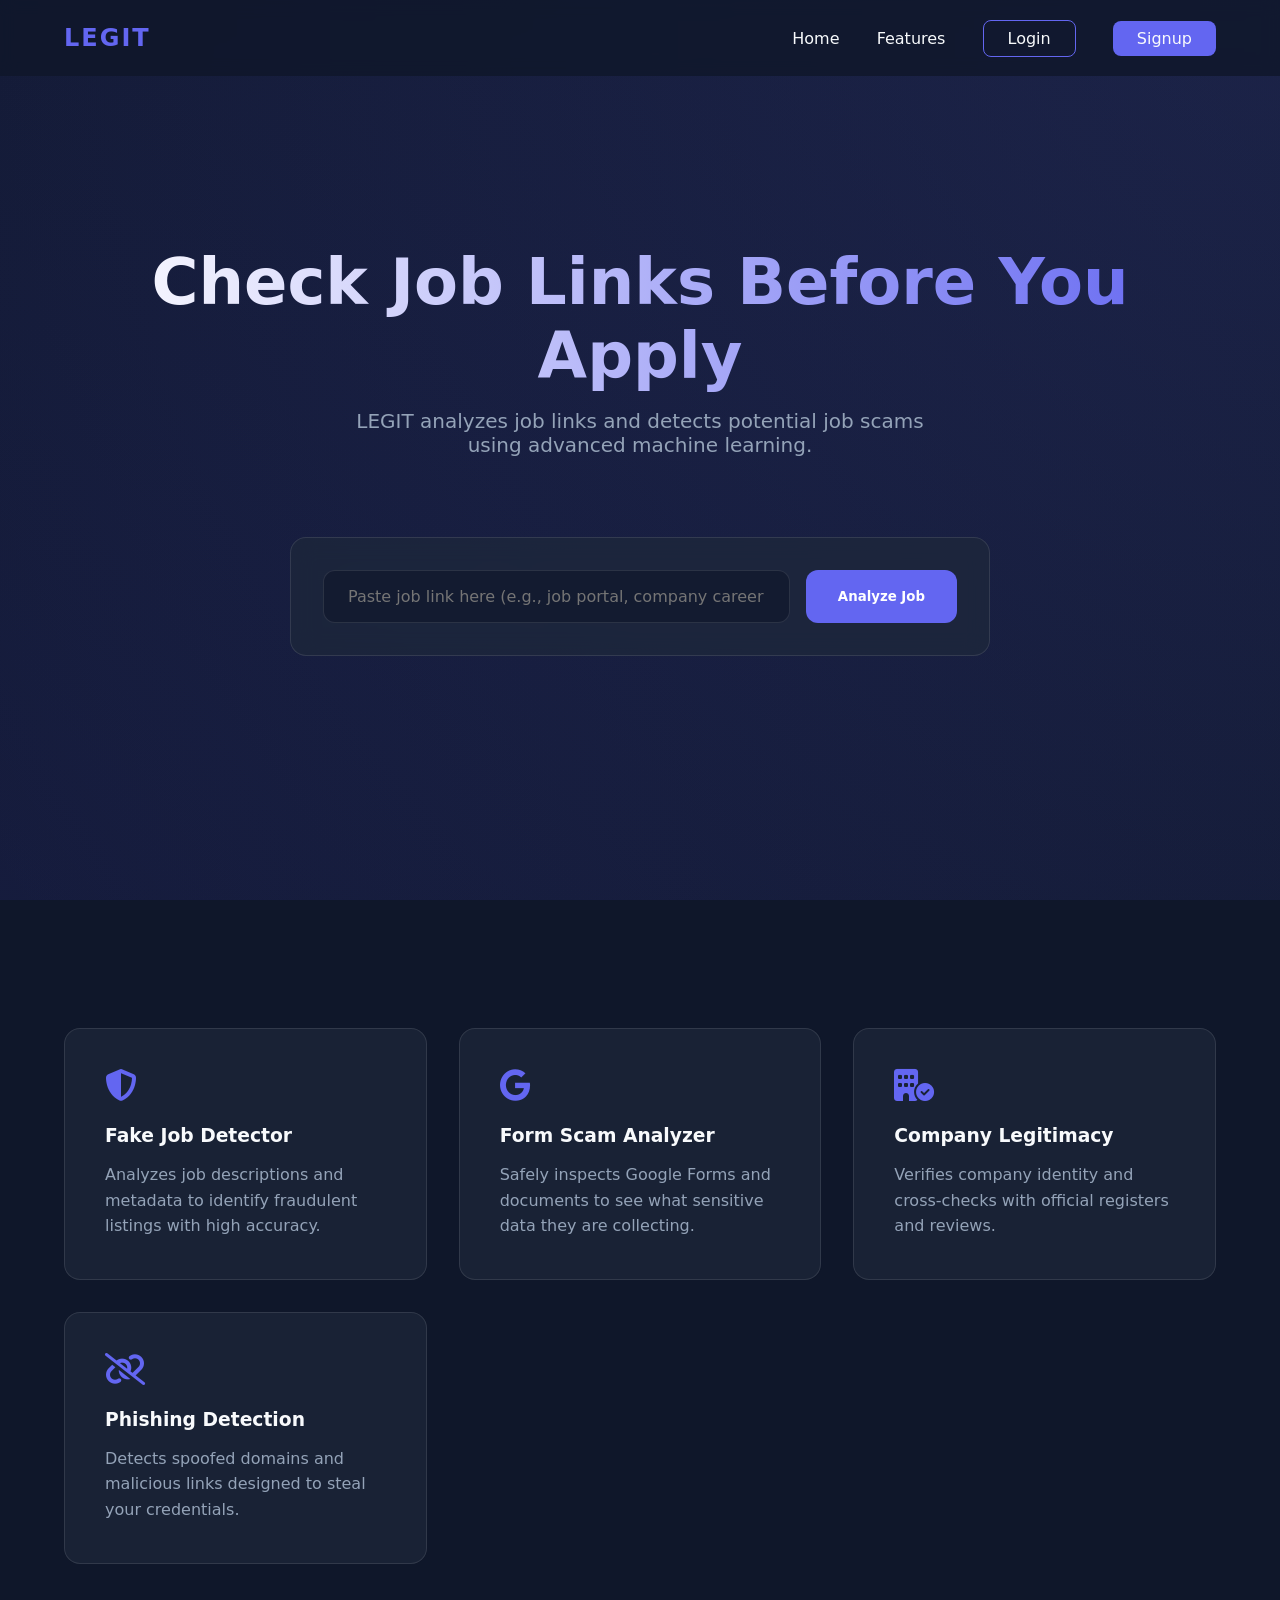
<file: frontend/index.html>
<!DOCTYPE html>
<html lang="en">
<head>
    <meta charset="UTF-8">
    <meta name="viewport" content="width=device-width, initial-scale=1.0">
    <title>LEGIT | Job Safety Platform</title>
    <link rel="stylesheet" href="css/style.css">
    <link rel="stylesheet" href="https://cdnjs.cloudflare.com/ajax/libs/font-awesome/6.4.0/css/all.min.css">
		<link rel="icon" type="image/svg+xml" href="favicon.svg">
</head>
<body>
    <nav>
        <div class="logo">LEGIT</div>
        <div class="nav-links">
            <a href="index.html">Home</a>
            <a href="#features">Features</a>
            <a href="login.html" class="btn-login">Login</a>
            <a href="signup.html" class="btn-signup">Signup</a>
        </div>
    </nav>

    <header class="hero">
        <h1>Check Job Links Before You Apply</h1>
        <p>LEGIT analyzes job links and detects potential job scams using advanced machine learning.</p>
        
        <div class="detector-container glass">
            <div class="input-group">
                <input type="text" id="jobUrl" placeholder="Paste job link here (e.g., job portal, company career page)">
                <button class="btn-analyze" onclick="analyzeJob()">Analyze Job</button>
            </div>
        </div>
    </header>

    <section id="features" class="features">
        <div class="feature-card glass">
            <i class="fas fa-shield-alt"></i>
            <h3>Fake Job Detector</h3>
            <p>Analyzes job descriptions and metadata to identify fraudulent listings with high accuracy.</p>
        </div>
        <div class="feature-card glass">
            <i class="fab fa-google"></i>
            <h3>Form Scam Analyzer</h3>
            <p>Safely inspects Google Forms and documents to see what sensitive data they are collecting.</p>
        </div>
        <div class="feature-card glass">
            <i class="fas fa-building-circle-check"></i>
            <h3>Company Legitimacy</h3>
            <p>Verifies company identity and cross-checks with official registers and reviews.</p>
        </div>
        <div class="feature-card glass">
            <i class="fas fa-link-slash"></i>
            <h3>Phishing Detection</h3>
            <p>Detects spoofed domains and malicious links designed to steal your credentials.</p>
        </div>
    </section>

    <!-- Result Modal -->
    <div id="resultModal" class="modal">
        <div class="modal-content glass">
            <span class="close-modal" onclick="closeModal()">&times;</span>
            <div id="modalLoading" style="text-align: center; display: none;">
                <i class="fas fa-circle-notch fa-spin fa-2x"></i>
                <p style="margin-top: 1rem;">Analyzing job link...</p>
            </div>
            <div id="modalResult" style="display: none;">
                <div class="result-status" id="statusText">Fake Job</div>
                <div class="result-confidence" id="confidenceText">Confidence: 91%</div>
                
                <div class="result-section">
                    <h4>Application Type</h4>
                    <p id="appType">Website</p>
                </div>

                <div class="result-section">
                    <h4>Risk Factors</h4>
                    <div id="riskFactors"></div>
                </div>

                <div class="result-section">
                    <h4>Data Being Collected</h4>
                    <div id="dataCollected"></div>
                </div>

                <div class="result-section">
                    <h4>Explanation</h4>
                    <p id="explanation" style="font-size: 0.9rem; color: var(--text-muted); line-height: 1.5;"></p>
                </div>
            </div>
        </div>
    </div>

    <script src="js/script.js"></script>
</body>
</html>
</file>
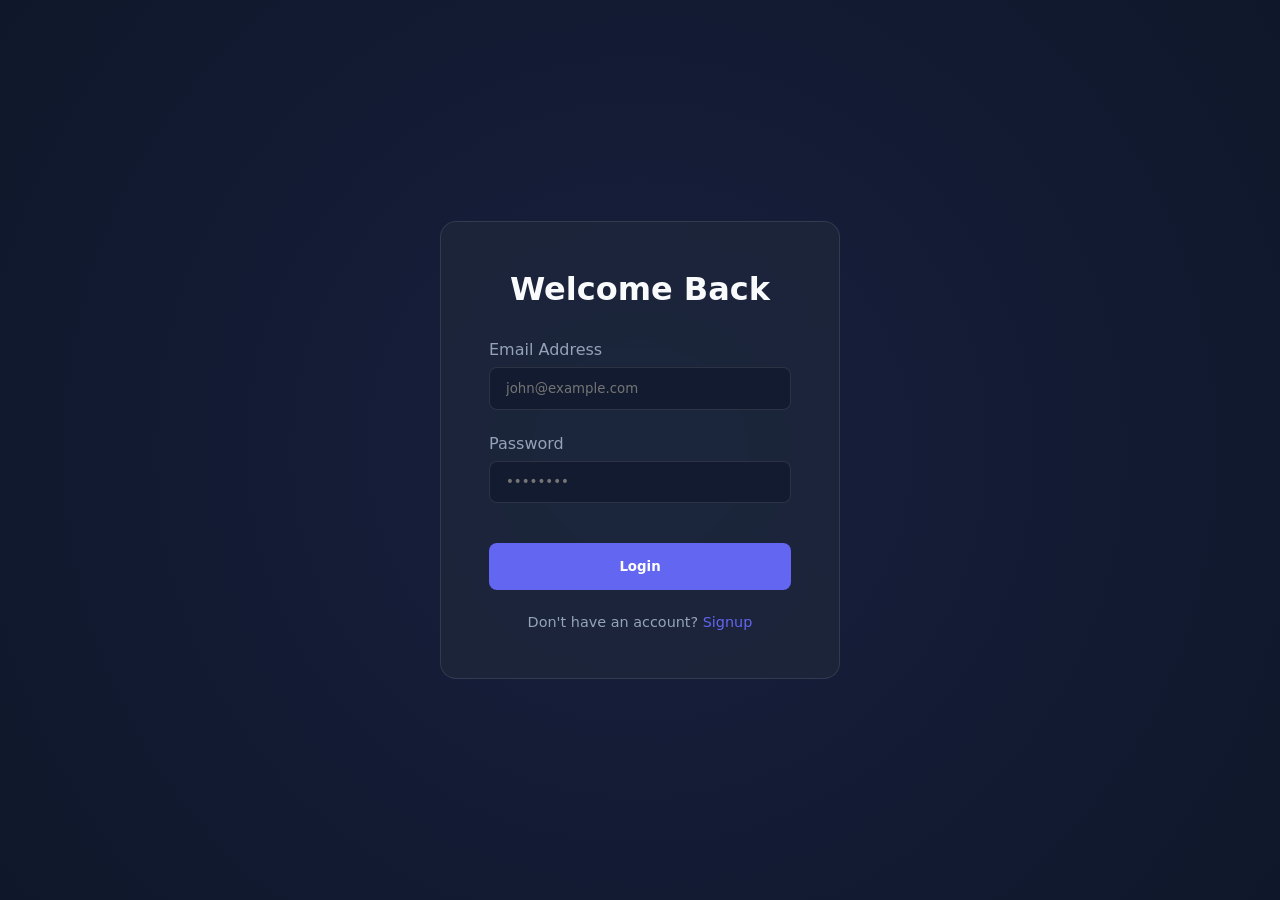
<file: frontend/dashboard.html>
<!DOCTYPE html>
<html lang="en">
<head>
    <meta charset="UTF-8">
    <meta name="viewport" content="width=device-width, initial-scale=1.0">
    <title>Dashboard | LEGIT</title>
    <link rel="stylesheet" href="css/style.css">
    <link rel="stylesheet" href="https://cdnjs.cloudflare.com/ajax/libs/font-awesome/6.4.0/css/all.min.css">
		<link rel="icon" type="image/svg+xml" href="favicon.svg">
    <style>
        body { display: flex; height: 100vh; overflow: hidden; }
        
        .sidebar {
            width: 280px;
            height: 100%;
            padding: 2rem;
            display: flex;
            flex-direction: column;
            border-right: 1px solid var(--border);
        }

        .sidebar .logo { margin-bottom: 3rem; }

        .sidebar-menu { flex: 1; }
        .menu-item {
            display: flex;
            align-items: center;
            padding: 1rem;
            color: var(--text-muted);
            text-decoration: none;
            border-radius: 12px;
            margin-bottom: 0.5rem;
            transition: all 0.3s;
        }

        .menu-item i { margin-right: 1rem; width: 20px; text-align: center; }
        .menu-item.active { background: var(--primary); color: white; }
        .menu-item:hover:not(.active) { background: rgba(255, 255, 255, 0.05); color: var(--text-main); }

        .coming-soon-badge {
            font-size: 0.65rem;
            background: rgba(99, 102, 241, 0.15);
            color: var(--primary);
            padding: 2px 6px;
            border-radius: 4px;
            margin-left: auto;
        }

        .main-content {
            flex: 1;
            padding: 3rem 5%;
            overflow-y: auto;
            background: radial-gradient(circle at top right, rgba(99, 102, 241, 0.05), transparent);
        }

        .dashboard-header {
            display: flex;
            justify-content: space-between;
            align-items: center;
            margin-bottom: 3rem;
        }

        .dashboard-card {
            padding: 2rem;
            margin-bottom: 2rem;
        }

        .history-table {
            width: 100%;
            border-collapse: collapse;
            margin-top: 1.5rem;
        }

        .history-table th {
            text-align: left;
            color: var(--text-muted);
            font-weight: 500;
            padding: 1rem;
            border-bottom: 1px solid var(--border);
        }

        .history-table td {
            padding: 1.2rem 1rem;
            border-bottom: 1px solid var(--border);
        }

        .badge-fake { color: var(--danger); font-weight: 600; }
        .badge-real { color: var(--success); font-weight: 600; }
    </style>
</head>
<body>
    <div class="sidebar glass">
        <div class="logo">LEGIT</div>
        <div class="sidebar-menu">
            <a href="dashboard.html" class="menu-item active"><i class="fas fa-home"></i> Dashboard</a>
            <a href="detector.html" class="menu-item"><i class="fas fa-search"></i> Fake Job Analyzer</a>
            <a href="#" class="menu-item" id="resumeMenuItem" onclick="switchSection('resume')"><i class="fas fa-file-invoice"></i> Resume Analyzer</a>
            <a href="#" class="menu-item"><i class="fas fa-comments"></i> Interview Q&amp;A</a>
            <a href="dashboard.html" class="menu-item"><i class="fas fa-history"></i> Scan History</a>
        </div>
        <div class="sidebar-footer">
            <a href="#" onclick="logout()" class="menu-item"><i class="fas fa-sign-out-alt"></i> Logout</a>
        </div>
    </div>

    <div class="main-content">
        <div class="dashboard-header">
            <div>
                <h1 id="welcomeUser">Welcome, User</h1>
                <p style="color:var(--text-muted)">Your job safety overview</p>
            </div>
        </div>

        <div id="detector-section">
            <div class="dashboard-card glass">
                <h3>Recent Scan History</h3>
                <table class="history-table">
                    <thead>
                        <tr>
                            <th>Job URL</th>
                            <th>Status</th>
                            <th>Confidence</th>
                            <th>Date</th>
                        </tr>
                    </thead>
                    <tbody id="historyBody">
                        <!-- History rows will be injected here -->
                    </tbody>
                </table>
            </div>
        </div>

        <div id="resume-section" style="display: none;">
            <div class="dashboard-card glass">
                <h3>Resume Insight Analyzer</h3>
                <p style="color:var(--text-muted); margin-bottom: 1.5rem;">Upload your resume (PDF/TXT) to get AI-powered feedback, scoring, and skill analysis.</p>
                
                <div style="border: 2px dashed var(--border); padding: 3rem; border-radius: 12px; text-align: center; cursor: pointer; transition: all 0.3s;" id="dropZone">
                    <i class="fas fa-cloud-upload-alt" style="font-size: 3rem; color: var(--primary); margin-bottom: 1rem;"></i>
                    <p id="fileName">Drag & drop your resume here or click to select</p>
                    <input type="file" id="resumeFile" accept=".pdf,.txt" style="display: none;">
                    <button id="selectFileBtn" class="btn-primary" style="margin-top: 1.5rem;" onclick="event.stopPropagation(); document.getElementById('resumeFile').click()">Select File</button>
                    <button id="analyzeBtn" class="btn-primary" style="margin-top: 1.5rem; display: none; background: #10b981;" onclick="event.stopPropagation(); triggerResumeAnalysis()">Analyze Resume</button>
                </div>

                <div id="resumeLoading" style="display: none; text-align: center; margin-top: 2rem;">
                    <div class="loader" style="margin: 0 auto 1rem;"></div>
                    <p>AI is analyzing your profile... This may take a moment.</p>
                </div>

                <div id="resumeResult" style="display: none; margin-top: 3rem; animation: slideUp 0.5s ease;">
                    <div style="display: flex; gap: 2rem; align-items: center; margin-bottom: 3rem; padding: 2rem; background: rgba(255,255,255,0.03); border-radius: 20px;">
                        <div style="flex: 0 0 160px; height: 160px; position: relative;">
                            <svg viewBox="0 0 36 36" style="width: 100%; height: 100%;">
                                <path d="M18 2.0845 a 15.9155 15.9155 0 0 1 0 31.831 a 15.9155 15.9155 0 0 1 0 -31.831" fill="none" stroke="rgba(255,255,255,0.1)" stroke-width="2" />
                                <path id="resumeProgressCircle" d="M18 2.0845 a 15.9155 15.9155 0 0 1 0 31.831 a 15.9155 15.9155 0 0 1 0 -31.831" fill="none" stroke="var(--primary)" stroke-width="2" stroke-dasharray="0, 100" />
                            </svg>
                            <div style="position: absolute; top: 50%; left: 50%; transform: translate(-50%, -50%); text-align: center;">
                                <div id="resumeOverallScore" style="font-size: 2.5rem; font-weight: 800; color: var(--text-main);">0</div>
                                <div style="font-size: 0.7rem; color: var(--text-muted); text-transform: uppercase;">Total Score</div>
                            </div>
                        </div>
                        <div style="flex: 1;">
                            <h4 style="margin-bottom: 0.5rem;"><i class="fas fa-id-card"></i> Profile Snapshot</h4>
                            <p id="resumeSummary" style="color: var(--text-muted); line-height: 1.6; font-size: 0.95rem;"></p>
                        </div>
                    </div>

                    <div style="display: grid; grid-template-columns: 1fr 1fr; gap: 2rem; margin-bottom: 2rem;">
                         <div>
                            <h4 style="margin-bottom: 1.5rem;">Diagnostic Breakdown</h4>
                            <div class="score-bar-group" style="display: flex; flex-direction: column; gap: 1rem;">
                                <div>
                                    <div style="display: flex; justify-content: space-between; font-size: 0.85rem; margin-bottom: 0.4rem;">
                                        <span>Skill Match</span>
                                        <span id="scoreSkill">0%</span>
                                    </div>
                                    <div style="height: 6px; background: rgba(255,255,255,0.05); border-radius: 3px; overflow: hidden;">
                                        <div id="barSkill" style="height: 100%; background: var(--primary); width: 0%; transition: width 1s ease;"></div>
                                    </div>
                                </div>
                                <div>
                                    <div style="display: flex; justify-content: space-between; font-size: 0.85rem; margin-bottom: 0.4rem;">
                                        <span>Experience Depth</span>
                                        <span id="scoreExp">0%</span>
                                    </div>
                                    <div style="height: 6px; background: rgba(255,255,255,0.05); border-radius: 3px; overflow: hidden;">
                                        <div id="barExp" style="height: 100%; background: #fbbf24; width: 0%; transition: width 1s ease;"></div>
                                    </div>
                                </div>
                                <div>
                                    <div style="display: flex; justify-content: space-between; font-size: 0.85rem; margin-bottom: 0.4rem;">
                                        <span>Formatting & Clarity</span>
                                        <span id="scoreFormat">0%</span>
                                    </div>
                                    <div style="height: 6px; background: rgba(255,255,255,0.05); border-radius: 3px; overflow: hidden;">
                                        <div id="barFormat" style="height: 100%; background: #10b981; width: 0%; transition: width 1s ease;"></div>
                                    </div>
                                </div>
                            </div>
                        </div>
                        <div class="risk-card" style="border: 1px solid rgba(239, 68, 68, 0.2); background: rgba(239, 68, 68, 0.05);">
                            <h4 style="color: var(--danger);"><i class="fas fa-exclamation-circle"></i> Critical Gaps</h4>
                            <ul id="resumeGaps" style="color: var(--text-muted); font-size: 0.9rem; padding-left: 1.2rem; margin-top: 0.5rem;"></ul>
                        </div>
                    </div>

                    <div style="display: grid; grid-template-columns: 1fr 1fr; gap: 2rem;">
                        <div class="risk-card">
                            <h4 style="color: var(--success);"><i class="fas fa-star"></i> Key Strengths</h4>
                            <ul id="resumeStrengths" style="color: var(--text-muted); font-size: 0.9rem; padding-left: 1.2rem; margin-top: 0.5rem;"></ul>
                        </div>
                        <div class="risk-card">
                            <h4 style="color: var(--primary);"><i class="fas fa-lightbulb"></i> Strategic Advice</h4>
                            <ul id="resumeAdvice" style="color: var(--text-muted); font-size: 0.9rem; padding-left: 1.2rem; margin-top: 0.5rem;"></ul>
                        </div>
                    </div>

                    <div style="margin-top: 3rem;">
                        <h4>Extracted Professional Skills</h4>
                        <div style="margin-top: 1rem;">
                            <div style="font-size: 0.75rem; color: var(--text-muted); text-transform: uppercase; margin-bottom: 0.5rem;">Hard Skills</div>
                            <div id="resumeTechSkills" style="display: flex; flex-wrap: wrap; gap: 0.5rem; margin-bottom: 1rem;"></div>
                            
                            <div style="font-size: 0.75rem; color: var(--text-muted); text-transform: uppercase; margin-bottom: 0.5rem;">Soft Skills</div>
                            <div id="resumeSoftSkills" style="display: flex; flex-wrap: wrap; gap: 0.5rem;"></div>
                        </div>
                    </div>
                </div>
            </div>
        </div>
    </div>

    <script src="js/script.js"></script>
    <script>
        document.addEventListener('DOMContentLoaded', async () => {
            if (currentUser) {
                document.getElementById('welcomeUser').innerText = `Welcome, ${currentUser.name}`;
                loadHistory();
                switchSection('history'); // We'll show history by default
            }
        });

        async function loadHistory() {
            try {
                const response = await fetch(`${API_URL}/scan-history`, {
                    headers: { 'Authorization': `Bearer ${authToken}` }
                });
                const history = await response.json();
                
                const tbody = document.getElementById('historyBody');
                tbody.innerHTML = history.length === 0 ? '<tr><td colspan="4" style="text-align:center">No scans yet.</td></tr>' : '';
                
                history.forEach(scan => {
                    const row = document.createElement('tr');
                    const statusClass = scan.prediction === "Fake Job" ? "badge-fake" : "badge-real";
                    row.innerHTML = `
                        <td style="max-width:300px; overflow:hidden; text-overflow:ellipsis; white-space:nowrap;">${scan.url}</td>
                        <td class="${statusClass}">${scan.prediction}</td>
                        <td>${scan.confidence}</td>
                        <td>${new Date(scan.timestamp).toLocaleDateString()}</td>
                    `;
                    tbody.appendChild(row);
                });
            } catch (e) {
                console.error("History load failed", e);
            }
        }

        function switchSection(section) {
            const detectorSec = document.getElementById('detector-section');
            const resumeSec = document.getElementById('resume-section');
            const headerText = document.querySelector('.dashboard-header p');
            
            detectorSec.style.display = (section === 'detector' || section === 'history') ? 'block' : 'none';
            resumeSec.style.display = section === 'resume' ? 'block' : 'none';
            
            // Update header text for context
            if (headerText) {
                headerText.innerText = (section === 'detector' || section === 'history') ? 'Your job safety overview' : 'AI-powered resume insights';
            }
            
            // Update active menu item
            const menuItems = document.querySelectorAll('.sidebar-menu .menu-item');
            menuItems.forEach(item => item.classList.remove('active'));
            
            if (section === 'history') {
                menuItems[0].classList.add('active'); // Dashboard
            } else if (section === 'resume') {
                document.getElementById('resumeMenuItem').classList.add('active');
            }
        }

        // Handle File Selection
        document.getElementById('resumeFile').addEventListener('change', function(e) {
            const fileName = e.target.files[0]?.name || "Drag & drop your resume here or click to select";
            document.getElementById('fileName').innerText = fileName;
            
            const btnAnalyze = document.getElementById('analyzeBtn');
            const btnSelect = document.getElementById('selectFileBtn');
            
            if (e.target.files[0]) {
                btnAnalyze.style.display = 'inline-block';
                btnSelect.style.display = 'none';
            } else {
                btnAnalyze.style.display = 'none';
                btnSelect.style.display = 'inline-block';
            }
        });

        // Drop Zone Logic
        const dropZone = document.getElementById('dropZone');
        dropZone.onclick = () => document.getElementById('resumeFile').click();
        dropZone.ondragover = (e) => { e.preventDefault(); dropZone.style.borderColor = 'var(--primary)'; };
        dropZone.ondragleave = () => { dropZone.style.borderColor = 'var(--border)'; };
        dropZone.ondrop = (e) => {
            e.preventDefault();
            dropZone.style.borderColor = 'var(--border)';
            const file = e.dataTransfer.files[0];
            if (file) {
                document.getElementById('fileName').innerText = file.name;
                document.getElementById('resumeFile').files = e.dataTransfer.files;
                
                document.getElementById('analyzeBtn').style.display = 'inline-block';
                document.getElementById('selectFileBtn').style.display = 'none';
            }
        };

        // Manual triggers analysis with a realistic loading delay
        window.triggerResumeAnalysis = function() {
            const file = document.getElementById('resumeFile').files[0];
            if (!file) {
                showPopup("No File", "Please select a resume file first.", "warning");
                return;
            }
            
            const loading = document.getElementById('resumeLoading');
            const result = document.getElementById('resumeResult');
            
            loading.style.display = 'block';
            result.style.display = 'none';
            document.getElementById('analyzeBtn').style.display = 'none';
            
            // Artificial delay to show the "AI Processing" UI so user knows it's reading
            setTimeout(() => {
                analyzeResumeAction(file);
            }, 1500);
        };

        async function analyzeResumeAction(file) {
            if (!file) return;

            try {
                const formData = new FormData();
                formData.append('file', file);

                const response = await fetch(`${API_URL}/analyze-resume`, {
                    method: 'POST',
                    headers: { 'Authorization': `Bearer ${authToken}` },
                    body: formData
                });

                const data = await response.json();
                
                if (response.ok) {
                    displayResumeResult(data);
                } else {
                    document.getElementById('resumeLoading').style.display = 'none';
                    document.getElementById('analyzeBtn').style.display = 'inline-block';
                    showPopup("Analysis Error", data.detail || "Failed to analyze resume.", "error");
                }
            } catch (e) {
                document.getElementById('resumeLoading').style.display = 'none';
                document.getElementById('analyzeBtn').style.display = 'inline-block';
                showPopup("Connection Error", "Server error. Is the backend running?", "error");
            }
        }

        function displayResumeResult(data) {
            document.getElementById('resumeLoading').style.display = 'none';
            document.getElementById('resumeResult').style.display = 'block';
            
            // Core Data
            document.getElementById('resumeOverallScore').innerText = data.overall_score;
            document.getElementById('resumeSummary').innerText = data.summary;
            
            // Progress Circle
            document.getElementById('resumeProgressCircle').setAttribute('stroke-dasharray', `${data.overall_score}, 100`);
            
            // Categorical Scores
            const cats = data.categorical_scores;
            document.getElementById('scoreSkill').innerText = `${cats.skill_match}%`;
            document.getElementById('barSkill').style.width = `${cats.skill_match}%`;
            
            document.getElementById('scoreExp').innerText = `${cats.experience_depth}%`;
            document.getElementById('barExp').style.width = `${cats.experience_depth}%`;
            
            document.getElementById('scoreFormat').innerText = `${cats.formatting_clarity}%`;
            document.getElementById('barFormat').style.width = `${cats.formatting_clarity}%`;
            
            // Lists
            document.getElementById('resumeStrengths').innerHTML = data.key_strengths.map(s => `<li>${s}</li>`).join('');
            document.getElementById('resumeGaps').innerHTML = data.critical_gaps.map(g => `<li>${g}</li>`).join('');
            document.getElementById('resumeAdvice').innerHTML = data.strategic_advice.map(a => `<li>${a}</li>`).join('');
            
            // Skills
            const techSkills = document.getElementById('resumeTechSkills');
            techSkills.innerHTML = data.technical_skills.map(s => `<span class="data-tag">${s}</span>`).join('');
            
            const softSkills = document.getElementById('resumeSoftSkills');
            softSkills.innerHTML = data.soft_skills.map(s => `<span class="data-tag" style="background:rgba(16,185,129,0.1); color:#10b981; border:1px solid rgba(16,185,129,0.2);">${s}</span>`).join('');
        }
    </script>
</body>
</html>
</file>
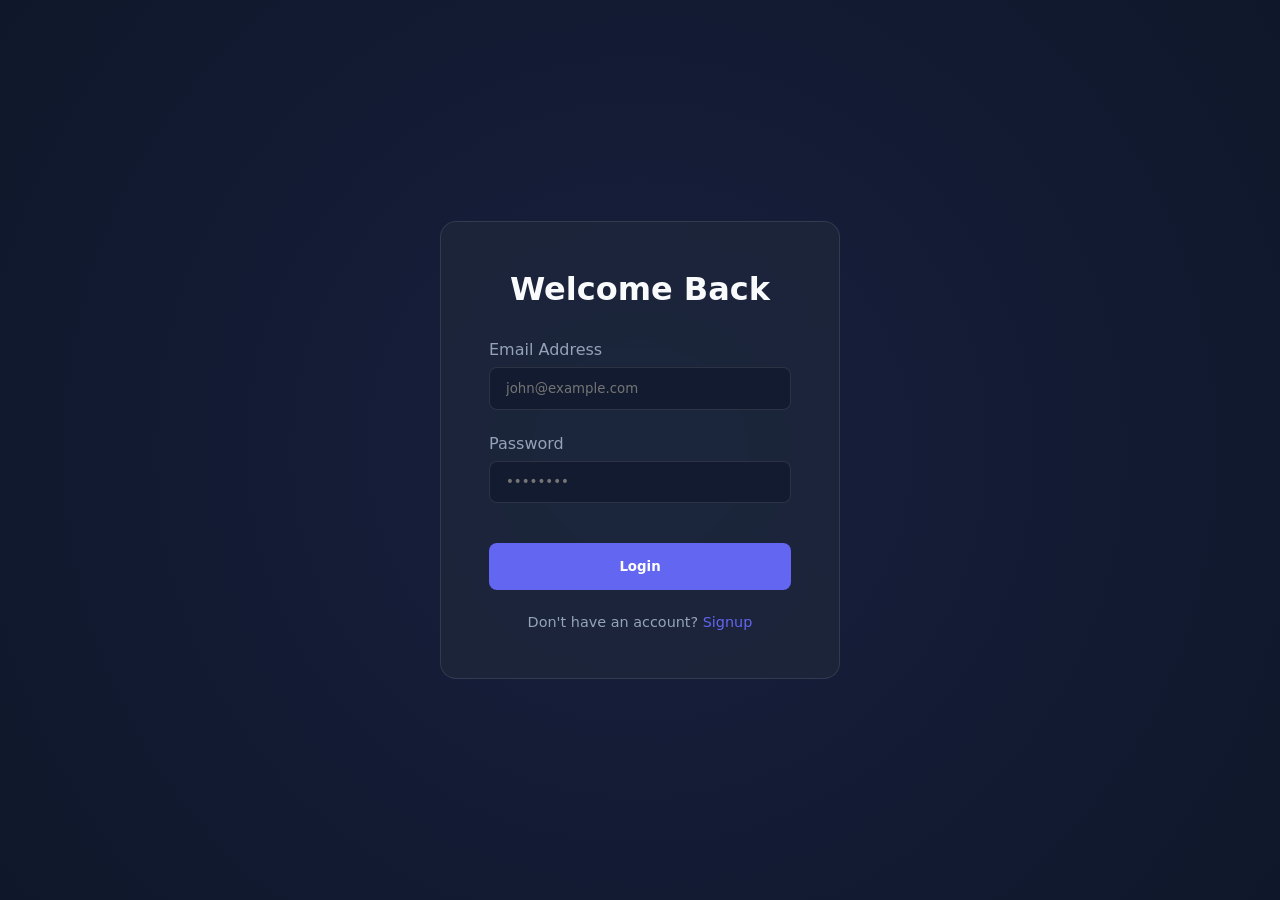
<file: frontend/detector.html>
<!DOCTYPE html>
<html lang="en">
<head>
    <meta charset="UTF-8">
    <meta name="viewport" content="width=device-width, initial-scale=1.0">
    <title>Fake Job Analyzer | LEGIT</title>
    <link rel="stylesheet" href="css/style.css">
    <link rel="stylesheet" href="https://cdnjs.cloudflare.com/ajax/libs/font-awesome/6.4.0/css/all.min.css">
		<link rel="icon" type="image/svg+xml" href="favicon.svg">
    <style>
        body { display: flex; height: 100vh; overflow: hidden; }
        
        .sidebar {
            width: 280px;
            height: 100%;
            padding: 2rem;
            display: flex;
            flex-direction: column;
            border-right: 1px solid var(--border);
        }

        .sidebar .logo { margin-bottom: 3rem; }

        .sidebar-menu { flex: 1; }
        .menu-item {
            display: flex;
            align-items: center;
            padding: 1rem;
            color: var(--text-muted);
            text-decoration: none;
            border-radius: 12px;
            margin-bottom: 0.5rem;
            transition: all 0.3s;
        }

        .menu-item i { margin-right: 1rem; width: 20px; text-align: center; }
        .menu-item.active { background: var(--primary); color: white; }
        .menu-item:hover:not(.active) { background: rgba(255, 255, 255, 0.05); color: var(--text-main); }

        .coming-soon-badge {
            font-size: 0.65rem;
            background: rgba(99, 102, 241, 0.15);
            color: var(--primary);
            padding: 2px 6px;
            border-radius: 4px;
            margin-left: auto;
        }

        .main-content {
            flex: 1;
            padding: 3rem 5%;
            overflow-y: auto;
            background: radial-gradient(circle at top right, rgba(99, 102, 241, 0.05), transparent);
        }

        .dashboard-header {
            display: flex;
            justify-content: space-between;
            align-items: center;
            margin-bottom: 3rem;
        }

        .dashboard-card {
            padding: 2rem;
            margin-bottom: 2rem;
        }

        .history-table {
            width: 100%;
            border-collapse: collapse;
            margin-top: 1.5rem;
        }

        .history-table th {
            text-align: left;
            color: var(--text-muted);
            font-weight: 500;
            padding: 1rem;
            border-bottom: 1px solid var(--border);
        }

        .history-table td {
            padding: 1.2rem 1rem;
            border-bottom: 1px solid var(--border);
        }

        .badge-fake { color: var(--danger); font-weight: 600; }
        .badge-real { color: var(--success); font-weight: 600; }
    </style>
</head>
<body>
    <div class="sidebar glass">
        <div class="logo">LEGIT</div>
        <div class="sidebar-menu">
            <a href="dashboard.html" class="menu-item"><i class="fas fa-home"></i> Dashboard</a>
            <a href="detector.html" class="menu-item active"><i class="fas fa-search"></i> Fake Job Analyzer</a>
            <a href="#" class="menu-item" id="resumeMenuItem" onclick="switchSection('resume')"><i class="fas fa-file-invoice"></i> Resume Analyzer</a>
            <a href="#" class="menu-item"><i class="fas fa-comments"></i> Interview Q&amp;A</a>
            <a href="dashboard.html" class="menu-item"><i class="fas fa-history"></i> Scan History</a>
        </div>
        <div class="sidebar-footer">
            <a href="#" onclick="logout()" class="menu-item"><i class="fas fa-sign-out-alt"></i> Logout</a>
        </div>
    </div>

    <div class="main-content">
        <div class="dashboard-header">
            <div>
                <h1 id="welcomeUser">Welcome, User</h1>
                <p style="color:var(--text-muted)">Your job safety overview</p>
            </div>
        </div>

        <div id="detector-section">
            <div class="dashboard-card glass">
                <h3>Fake Job Analyzer</h3>
                <p style="color:var(--text-muted); margin-bottom: 2rem;">Paste a suspicious job link below to analyze it for potential scams and risks.</p>
                <div class="detector-container glass" style="margin: 0; padding: 2rem; background: rgba(255,255,255,0.03);">
                    <div class="input-group" style="display: flex; gap: 1rem;">
                        <input type="text" id="jobUrl" placeholder="Paste job link here (e.g., job portal, company career page)" style="flex:1; padding: 1rem; border-radius: 8px; border: 1px solid var(--border); background: rgba(0,0,0,0.2); color: white;">
                        <button class="btn-analyze btn-primary" onclick="analyzeJob()" style="padding: 1rem 2rem; border-radius: 8px; font-weight: 600;">Analyze Job</button>
                    </div>
                </div>
            </div>
        </div>

        <div id="resume-section" style="display: none;">
            <div class="dashboard-card glass">
                <h3>Resume Insight Analyzer</h3>
                <p style="color:var(--text-muted); margin-bottom: 1.5rem;">Upload your resume (PDF/TXT) to get AI-powered feedback, scoring, and skill analysis.</p>
                
                <div style="border: 2px dashed var(--border); padding: 3rem; border-radius: 12px; text-align: center; cursor: pointer; transition: all 0.3s;" id="dropZone">
                    <i class="fas fa-cloud-upload-alt" style="font-size: 3rem; color: var(--primary); margin-bottom: 1rem;"></i>
                    <p id="fileName">Drag & drop your resume here or click to select</p>
                    <input type="file" id="resumeFile" accept=".pdf,.txt" style="display: none;">
                    <button id="selectFileBtn" class="btn-primary" style="margin-top: 1.5rem;" onclick="event.stopPropagation(); document.getElementById('resumeFile').click()">Select File</button>
                    <button id="analyzeBtn" class="btn-primary" style="margin-top: 1.5rem; display: none; background: #10b981;" onclick="event.stopPropagation(); triggerResumeAnalysis()">Analyze Resume</button>
                </div>

                <div id="resumeLoading" style="display: none; text-align: center; margin-top: 2rem;">
                    <div class="loader" style="margin: 0 auto 1rem;"></div>
                    <p>AI is analyzing your profile... This may take a moment.</p>
                </div>

                <div id="resumeResult" style="display: none; margin-top: 3rem; animation: slideUp 0.5s ease;">
                    <div style="display: flex; gap: 2rem; align-items: center; margin-bottom: 3rem; padding: 2rem; background: rgba(255,255,255,0.03); border-radius: 20px;">
                        <div style="flex: 0 0 160px; height: 160px; position: relative;">
                            <svg viewBox="0 0 36 36" style="width: 100%; height: 100%;">
                                <path d="M18 2.0845 a 15.9155 15.9155 0 0 1 0 31.831 a 15.9155 15.9155 0 0 1 0 -31.831" fill="none" stroke="rgba(255,255,255,0.1)" stroke-width="2" />
                                <path id="resumeProgressCircle" d="M18 2.0845 a 15.9155 15.9155 0 0 1 0 31.831 a 15.9155 15.9155 0 0 1 0 -31.831" fill="none" stroke="var(--primary)" stroke-width="2" stroke-dasharray="0, 100" />
                            </svg>
                            <div style="position: absolute; top: 50%; left: 50%; transform: translate(-50%, -50%); text-align: center;">
                                <div id="resumeOverallScore" style="font-size: 2.5rem; font-weight: 800; color: var(--text-main);">0</div>
                                <div style="font-size: 0.7rem; color: var(--text-muted); text-transform: uppercase;">Total Score</div>
                            </div>
                        </div>
                        <div style="flex: 1;">
                            <h4 style="margin-bottom: 0.5rem;"><i class="fas fa-id-card"></i> Profile Snapshot</h4>
                            <p id="resumeSummary" style="color: var(--text-muted); line-height: 1.6; font-size: 0.95rem;"></p>
                        </div>
                    </div>

                    <div style="display: grid; grid-template-columns: 1fr 1fr; gap: 2rem; margin-bottom: 2rem;">
                         <div>
                            <h4 style="margin-bottom: 1.5rem;">Diagnostic Breakdown</h4>
                            <div class="score-bar-group" style="display: flex; flex-direction: column; gap: 1rem;">
                                <div>
                                    <div style="display: flex; justify-content: space-between; font-size: 0.85rem; margin-bottom: 0.4rem;">
                                        <span>Skill Match</span>
                                        <span id="scoreSkill">0%</span>
                                    </div>
                                    <div style="height: 6px; background: rgba(255,255,255,0.05); border-radius: 3px; overflow: hidden;">
                                        <div id="barSkill" style="height: 100%; background: var(--primary); width: 0%; transition: width 1s ease;"></div>
                                    </div>
                                </div>
                                <div>
                                    <div style="display: flex; justify-content: space-between; font-size: 0.85rem; margin-bottom: 0.4rem;">
                                        <span>Experience Depth</span>
                                        <span id="scoreExp">0%</span>
                                    </div>
                                    <div style="height: 6px; background: rgba(255,255,255,0.05); border-radius: 3px; overflow: hidden;">
                                        <div id="barExp" style="height: 100%; background: #fbbf24; width: 0%; transition: width 1s ease;"></div>
                                    </div>
                                </div>
                                <div>
                                    <div style="display: flex; justify-content: space-between; font-size: 0.85rem; margin-bottom: 0.4rem;">
                                        <span>Formatting & Clarity</span>
                                        <span id="scoreFormat">0%</span>
                                    </div>
                                    <div style="height: 6px; background: rgba(255,255,255,0.05); border-radius: 3px; overflow: hidden;">
                                        <div id="barFormat" style="height: 100%; background: #10b981; width: 0%; transition: width 1s ease;"></div>
                                    </div>
                                </div>
                            </div>
                        </div>
                        <div class="risk-card" style="border: 1px solid rgba(239, 68, 68, 0.2); background: rgba(239, 68, 68, 0.05);">
                            <h4 style="color: var(--danger);"><i class="fas fa-exclamation-circle"></i> Critical Gaps</h4>
                            <ul id="resumeGaps" style="color: var(--text-muted); font-size: 0.9rem; padding-left: 1.2rem; margin-top: 0.5rem;"></ul>
                        </div>
                    </div>

                    <div style="display: grid; grid-template-columns: 1fr 1fr; gap: 2rem;">
                        <div class="risk-card">
                            <h4 style="color: var(--success);"><i class="fas fa-star"></i> Key Strengths</h4>
                            <ul id="resumeStrengths" style="color: var(--text-muted); font-size: 0.9rem; padding-left: 1.2rem; margin-top: 0.5rem;"></ul>
                        </div>
                        <div class="risk-card">
                            <h4 style="color: var(--primary);"><i class="fas fa-lightbulb"></i> Strategic Advice</h4>
                            <ul id="resumeAdvice" style="color: var(--text-muted); font-size: 0.9rem; padding-left: 1.2rem; margin-top: 0.5rem;"></ul>
                        </div>
                    </div>

                    <div style="margin-top: 3rem;">
                        <h4>Extracted Professional Skills</h4>
                        <div style="margin-top: 1rem;">
                            <div style="font-size: 0.75rem; color: var(--text-muted); text-transform: uppercase; margin-bottom: 0.5rem;">Hard Skills</div>
                            <div id="resumeTechSkills" style="display: flex; flex-wrap: wrap; gap: 0.5rem; margin-bottom: 1rem;"></div>
                            
                            <div style="font-size: 0.75rem; color: var(--text-muted); text-transform: uppercase; margin-bottom: 0.5rem;">Soft Skills</div>
                            <div id="resumeSoftSkills" style="display: flex; flex-wrap: wrap; gap: 0.5rem;"></div>
                        </div>
                    </div>
                </div>
            </div>
        </div>
    </div>

    <!-- Result Modal -->
    <div id="resultModal" class="modal">
        <div class="modal-content glass">
            <span class="close-modal" onclick="closeModal()">&times;</span>
            <div id="modalLoading" style="text-align: center; display: none;">
                <i class="fas fa-circle-notch fa-spin fa-2x"></i>
                <p style="margin-top: 1rem;">Analyzing job link...</p>
            </div>
            <div id="modalResult" style="display: none;">
                <div class="result-status" id="statusText">Fake Job</div>
                <div class="result-confidence" id="confidenceText">Confidence: 91%</div>
                
                <div class="result-section">
                    <h4>Application Type</h4>
                    <p id="appType">Website</p>
                </div>

                <div class="result-section">
                    <h4>Risk Factors</h4>
                    <div id="riskFactors"></div>
                </div>

                <div class="result-section">
                    <h4>Data Being Collected</h4>
                    <div id="dataCollected"></div>
                </div>

                <div class="result-section">
                    <h4>Explanation</h4>
                    <p id="explanation" style="font-size: 0.9rem; color: var(--text-muted); line-height: 1.5;"></p>
                </div>
            </div>
        </div>
    </div>

    <script src="js/script.js"></script>
    <script>
        document.addEventListener('DOMContentLoaded', async () => {
            if (currentUser) {
                document.getElementById('welcomeUser').innerText = `Welcome, ${currentUser.name}`;
                loadHistory();
                switchSection('detector'); // Set initial active section
            }
        });

        async function loadHistory() {
            // Not used on this page
        }

        function switchSection(section) {
            const detectorSec = document.getElementById('detector-section');
            const resumeSec = document.getElementById('resume-section');
            const headerText = document.querySelector('.dashboard-header p');
            
            detectorSec.style.display = section === 'detector' ? 'block' : 'none';
            resumeSec.style.display = section === 'resume' ? 'block' : 'none';
            
            // Update header text for context
            if (headerText) {
                headerText.innerText = section === 'detector' ? 'Your job safety overview' : 'AI-powered resume insights';
            }
            
            // Update active menu item
            const menuItems = document.querySelectorAll('.sidebar-menu .menu-item');
            menuItems.forEach(item => item.classList.remove('active'));
            
            if (section === 'detector') {
                menuItems[0].classList.add('active');
            } else if (section === 'resume') {
                document.getElementById('resumeMenuItem').classList.add('active');
            }
        }

        // Handle File Selection
        document.getElementById('resumeFile').addEventListener('change', function(e) {
            const fileName = e.target.files[0]?.name || "Drag & drop your resume here or click to select";
            document.getElementById('fileName').innerText = fileName;
            
            const btnAnalyze = document.getElementById('analyzeBtn');
            const btnSelect = document.getElementById('selectFileBtn');
            
            if (e.target.files[0]) {
                btnAnalyze.style.display = 'inline-block';
                btnSelect.style.display = 'none';
            } else {
                btnAnalyze.style.display = 'none';
                btnSelect.style.display = 'inline-block';
            }
        });

        // Drop Zone Logic
        const dropZone = document.getElementById('dropZone');
        dropZone.onclick = () => document.getElementById('resumeFile').click();
        dropZone.ondragover = (e) => { e.preventDefault(); dropZone.style.borderColor = 'var(--primary)'; };
        dropZone.ondragleave = () => { dropZone.style.borderColor = 'var(--border)'; };
        dropZone.ondrop = (e) => {
            e.preventDefault();
            dropZone.style.borderColor = 'var(--border)';
            const file = e.dataTransfer.files[0];
            if (file) {
                document.getElementById('fileName').innerText = file.name;
                document.getElementById('resumeFile').files = e.dataTransfer.files;
                
                document.getElementById('analyzeBtn').style.display = 'inline-block';
                document.getElementById('selectFileBtn').style.display = 'none';
            }
        };

        // Manual triggers analysis with a realistic loading delay
        window.triggerResumeAnalysis = function() {
            const file = document.getElementById('resumeFile').files[0];
            if (!file) {
                showPopup("No File", "Please select a resume file first.", "warning");
                return;
            }
            
            const loading = document.getElementById('resumeLoading');
            const result = document.getElementById('resumeResult');
            
            loading.style.display = 'block';
            result.style.display = 'none';
            document.getElementById('analyzeBtn').style.display = 'none';
            
            // Artificial delay to show the "AI Processing" UI so user knows it's reading
            setTimeout(() => {
                analyzeResumeAction(file);
            }, 1500);
        };

        async function analyzeResumeAction(file) {
            if (!file) return;

            try {
                const formData = new FormData();
                formData.append('file', file);

                const response = await fetch(`${API_URL}/analyze-resume`, {
                    method: 'POST',
                    headers: { 'Authorization': `Bearer ${authToken}` },
                    body: formData
                });

                const data = await response.json();
                
                if (response.ok) {
                    displayResumeResult(data);
                } else {
                    document.getElementById('resumeLoading').style.display = 'none';
                    document.getElementById('analyzeBtn').style.display = 'inline-block';
                    showPopup("Analysis Error", data.detail || "Failed to analyze resume.", "error");
                }
            } catch (e) {
                document.getElementById('resumeLoading').style.display = 'none';
                document.getElementById('analyzeBtn').style.display = 'inline-block';
                showPopup("Connection Error", "Server error. Is the backend running?", "error");
            }
        }

        function displayResumeResult(data) {
            document.getElementById('resumeLoading').style.display = 'none';
            document.getElementById('resumeResult').style.display = 'block';
            
            // Core Data
            document.getElementById('resumeOverallScore').innerText = data.overall_score;
            document.getElementById('resumeSummary').innerText = data.summary;
            
            // Progress Circle
            document.getElementById('resumeProgressCircle').setAttribute('stroke-dasharray', `${data.overall_score}, 100`);
            
            // Categorical Scores
            const cats = data.categorical_scores;
            document.getElementById('scoreSkill').innerText = `${cats.skill_match}%`;
            document.getElementById('barSkill').style.width = `${cats.skill_match}%`;
            
            document.getElementById('scoreExp').innerText = `${cats.experience_depth}%`;
            document.getElementById('barExp').style.width = `${cats.experience_depth}%`;
            
            document.getElementById('scoreFormat').innerText = `${cats.formatting_clarity}%`;
            document.getElementById('barFormat').style.width = `${cats.formatting_clarity}%`;
            
            // Lists
            document.getElementById('resumeStrengths').innerHTML = data.key_strengths.map(s => `<li>${s}</li>`).join('');
            document.getElementById('resumeGaps').innerHTML = data.critical_gaps.map(g => `<li>${g}</li>`).join('');
            document.getElementById('resumeAdvice').innerHTML = data.strategic_advice.map(a => `<li>${a}</li>`).join('');
            
            // Skills
            const techSkills = document.getElementById('resumeTechSkills');
            techSkills.innerHTML = data.technical_skills.map(s => `<span class="data-tag">${s}</span>`).join('');
            
            const softSkills = document.getElementById('resumeSoftSkills');
            softSkills.innerHTML = data.soft_skills.map(s => `<span class="data-tag" style="background:rgba(16,185,129,0.1); color:#10b981; border:1px solid rgba(16,185,129,0.2);">${s}</span>`).join('');
        }
    </script>
</body>
</html>
</file>
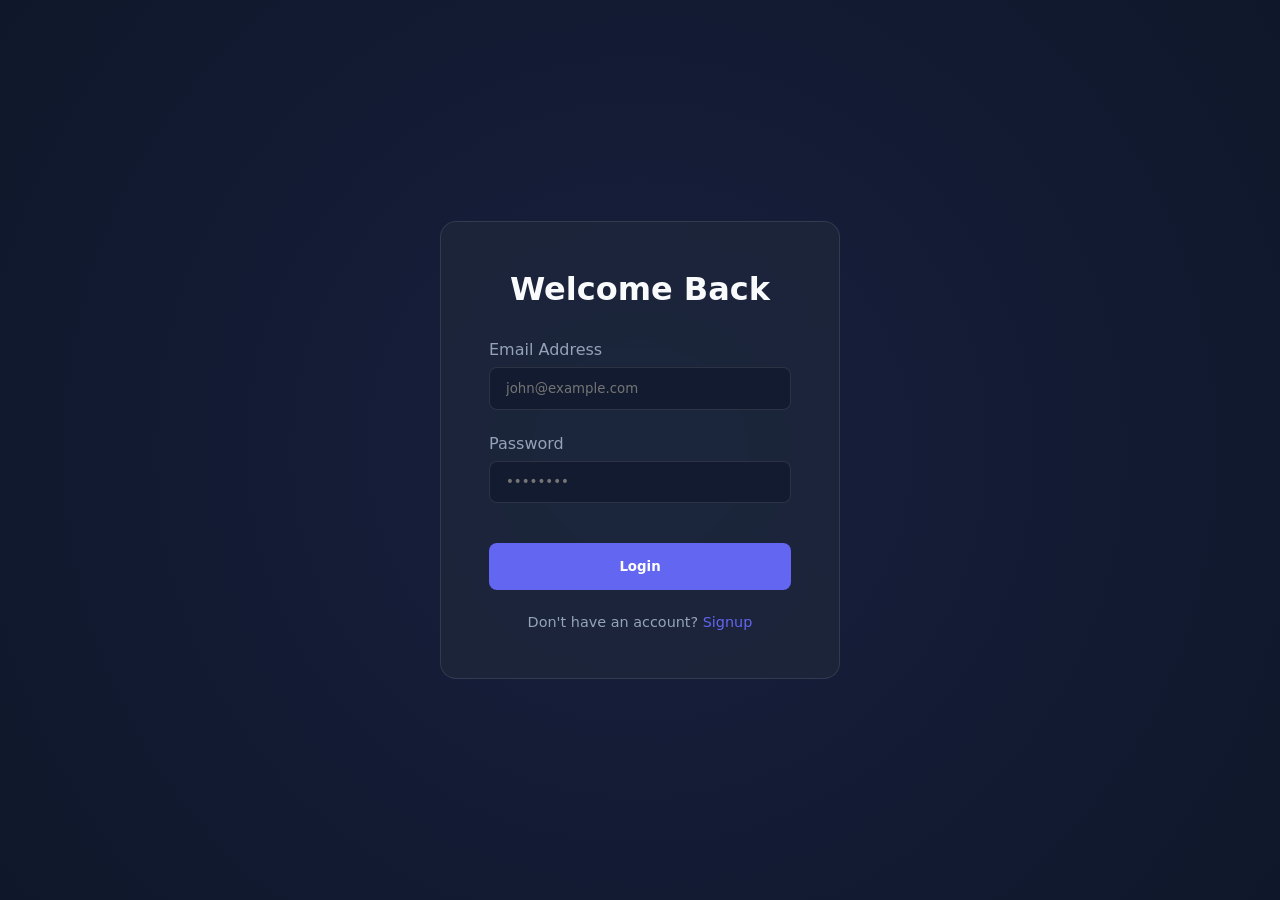
<file: frontend/login.html>
<!DOCTYPE html>
<html lang="en">
<head>
    <meta charset="UTF-8">
    <meta name="viewport" content="width=device-width, initial-scale=1.0">
    <title>Login | LEGIT</title>
    <link rel="stylesheet" href="css/style.css">
		<link rel="icon" type="image/svg+xml" href="favicon.svg">
    <style>
        .auth-container {
            height: 100vh;
            display: flex;
            justify-content: center;
            align-items: center;
            background: radial-gradient(circle at center, rgba(99, 102, 241, 0.1), var(--bg-dark));
        }
        .auth-card {
            width: 100%;
            max-width: 400px;
            padding: 3rem;
            text-align: center;
        }
        .auth-card h2 { margin-bottom: 2rem; font-size: 2rem; }
        .form-group { margin-bottom: 1.5rem; text-align: left; }
        .form-group label { display: block; margin-bottom: 0.5rem; color: var(--text-muted); }
        .form-group input { 
            width: 100%; 
            background: rgba(15, 23, 42, 0.6); 
            border: 1px solid var(--border); 
            padding: 0.8rem 1rem; 
            border-radius: 8px; 
            color: white; 
            outline: none;
        }
        .btn-auth {
            width: 100%;
            background: var(--primary);
            color: white;
            border: none;
            padding: 1rem;
            border-radius: 8px;
            font-weight: 600;
            cursor: pointer;
            margin-top: 1rem;
        }
        .auth-footer { margin-top: 1.5rem; color: var(--text-muted); font-size: 0.9rem; }
        .auth-footer a { color: var(--primary); text-decoration: none; }
    </style>
</head>
<body>
    <div class="auth-container">
        <div class="auth-card glass">
            <h2>Welcome Back</h2>
            <form id="loginForm">
                <div class="form-group">
                    <label>Email Address</label>
                    <input type="email" id="email" required placeholder="john@example.com">
                </div>
                <div class="form-group">
                    <label>Password</label>
                    <input type="password" id="password" required placeholder="••••••••">
                </div>
                <button type="submit" class="btn-auth">Login</button>
            </form>
            <div class="auth-footer">
                Don't have an account? <a href="signup.html">Signup</a>
            </div>
        </div>
    </div>
    <script src="js/script.js"></script>
</body>
</html>
</file>
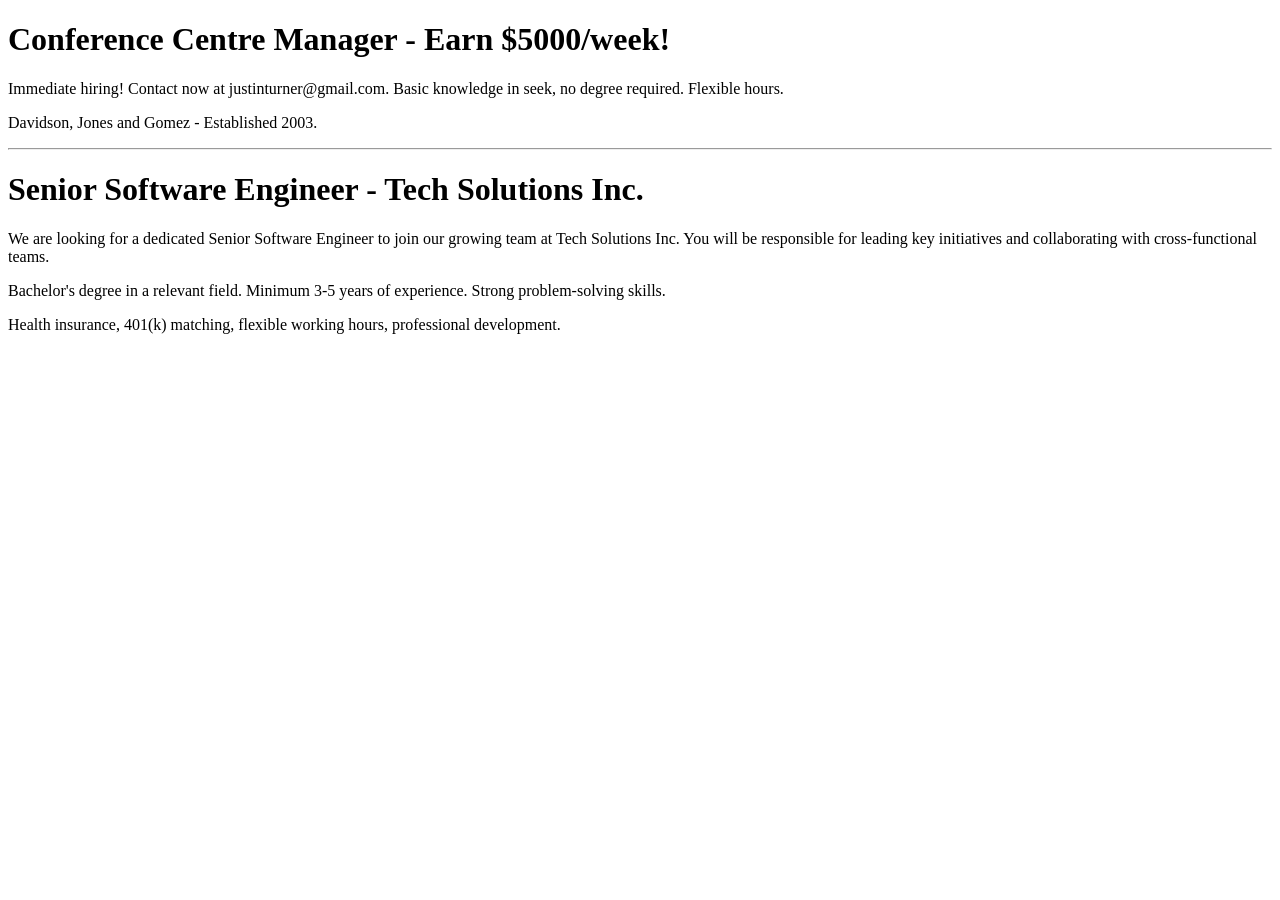
<file: frontend/mock_jobs.html>
<!DOCTYPE html>
<html lang="en">
<head>
    <meta charset="UTF-8">
    <title>Job Posting Mock Tests</title>
</head>
<body>
    <div id="scam-job">
        <h1>Conference Centre Manager - Earn $5000/week!</h1>
        <p>Immediate hiring! Contact now at justinturner@gmail.com. Basic knowledge in seek, no degree required. Flexible hours.</p>
        <p>Davidson, Jones and Gomez - Established 2003.</p>
    </div>

    <hr>

    <div id="real-job">
        <h1>Senior Software Engineer - Tech Solutions Inc.</h1>
        <p>We are looking for a dedicated Senior Software Engineer to join our growing team at Tech Solutions Inc. You will be responsible for leading key initiatives and collaborating with cross-functional teams.</p>
        <p>Bachelor's degree in a relevant field. Minimum 3-5 years of experience. Strong problem-solving skills.</p>
        <p>Health insurance, 401(k) matching, flexible working hours, professional development.</p>
    </div>
</body>
</html>
</file>
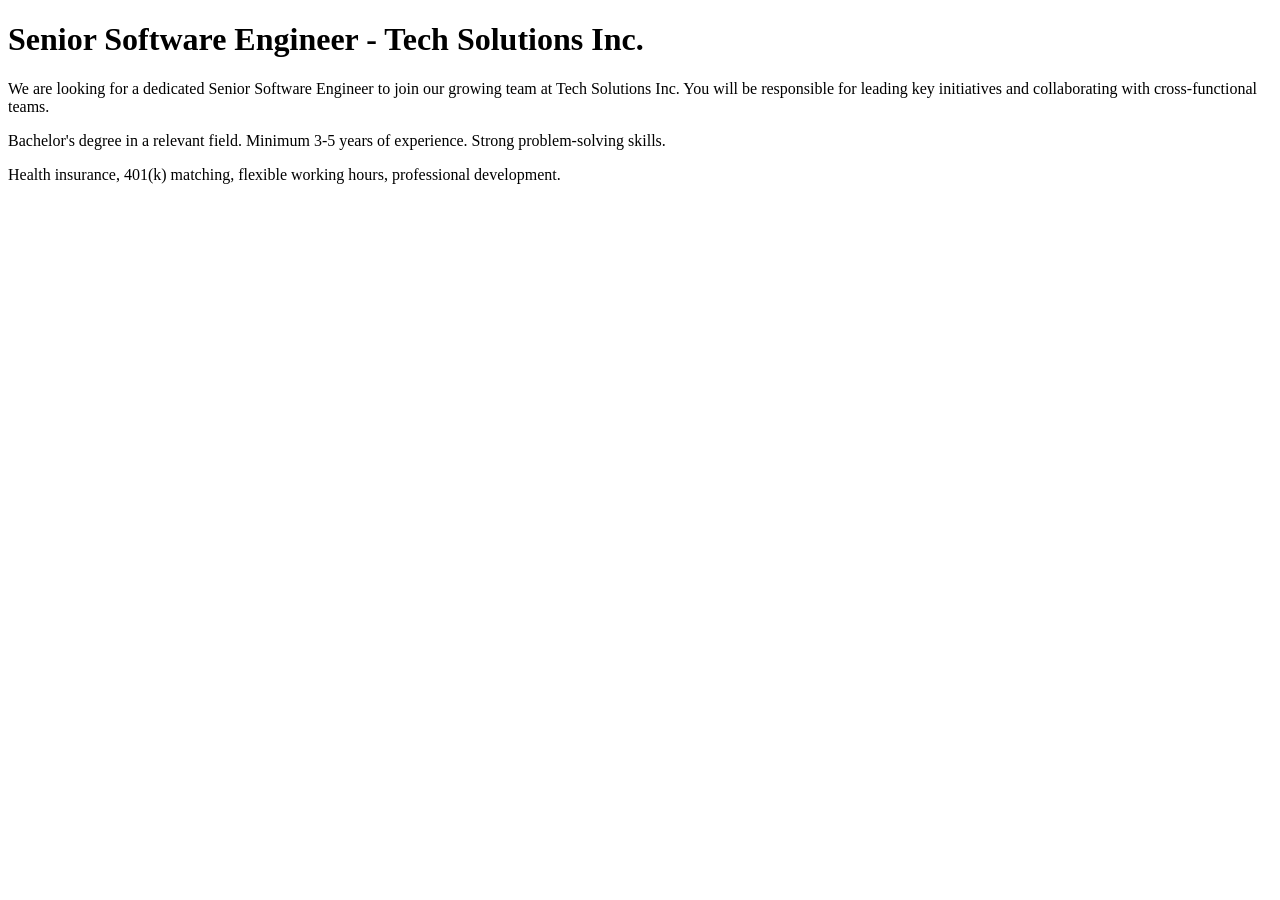
<file: frontend/mock_real.html>
<!DOCTYPE html>
<html lang="en">
<head>
    <meta charset="UTF-8">
    <title>Senior Software Engineer - Tech Solutions Inc.</title>
</head>
<body>
    <h1>Senior Software Engineer - Tech Solutions Inc.</h1>
    <p>We are looking for a dedicated Senior Software Engineer to join our growing team at Tech Solutions Inc. You will be responsible for leading key initiatives and collaborating with cross-functional teams.</p>
    <p>Bachelor's degree in a relevant field. Minimum 3-5 years of experience. Strong problem-solving skills.</p>
    <p>Health insurance, 401(k) matching, flexible working hours, professional development.</p>
</body>
</html>
</file>
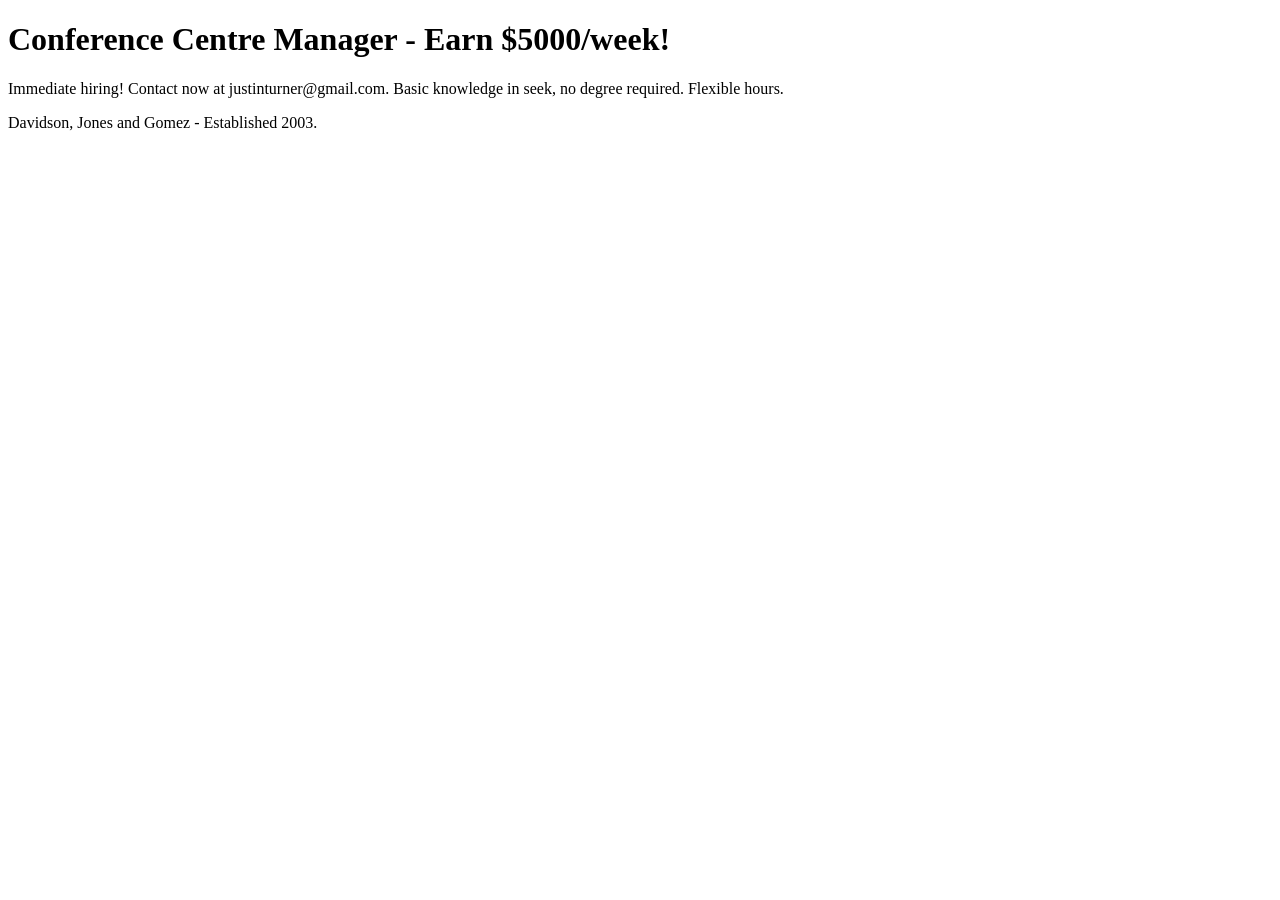
<file: frontend/mock_scam.html>
<!DOCTYPE html>
<html lang="en">
<head>
    <meta charset="UTF-8">
    <title>Conference Centre Manager - High Pay</title>
</head>
<body>
    <h1>Conference Centre Manager - Earn $5000/week!</h1>
    <p>Immediate hiring! Contact now at justinturner@gmail.com. Basic knowledge in seek, no degree required. Flexible hours.</p>
    <p>Davidson, Jones and Gomez - Established 2003.</p>
</body>
</html>
</file>
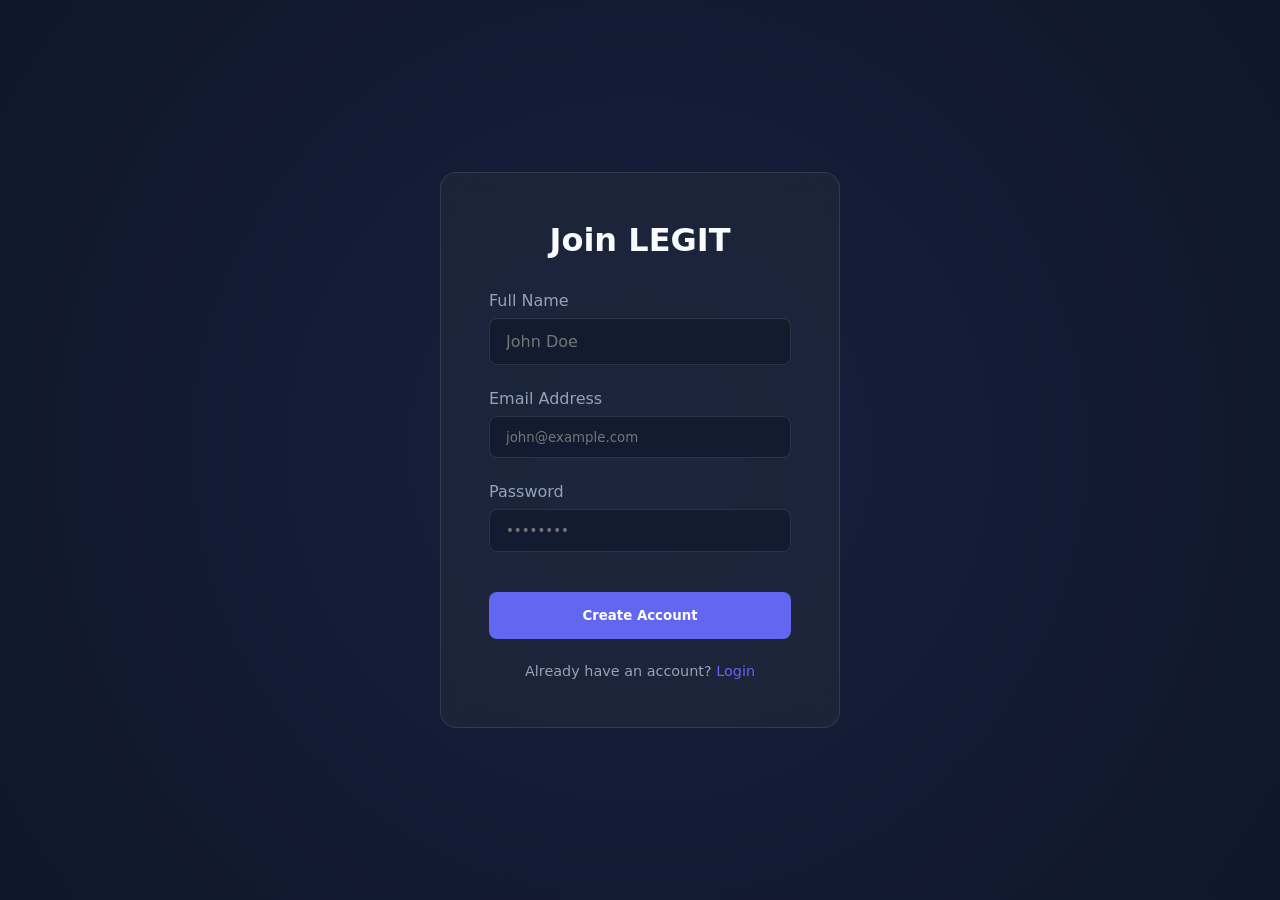
<file: frontend/signup.html>
<!DOCTYPE html>
<html lang="en">
<head>
    <meta charset="UTF-8">
    <meta name="viewport" content="width=device-width, initial-scale=1.0">
    <title>Signup | LEGIT</title>
    <link rel="stylesheet" href="css/style.css">
		<link rel="icon" type="image/svg+xml" href="favicon.svg">
    <style>
        .auth-container {
            height: 100vh;
            display: flex;
            justify-content: center;
            align-items: center;
            background: radial-gradient(circle at center, rgba(99, 102, 241, 0.1), var(--bg-dark));
        }
        .auth-card {
            width: 100%;
            max-width: 400px;
            padding: 3rem;
            text-align: center;
        }
        .auth-card h2 { margin-bottom: 2rem; font-size: 2rem; }
        .form-group { margin-bottom: 1.5rem; text-align: left; }
        .form-group label { display: block; margin-bottom: 0.5rem; color: var(--text-muted); }
        .form-group input { 
            width: 100%; 
            background: rgba(15, 23, 42, 0.6); 
            border: 1px solid var(--border); 
            padding: 0.8rem 1rem; 
            border-radius: 8px; 
            color: white; 
            outline: none;
        }
        .btn-auth {
            width: 100%;
            background: var(--primary);
            color: white;
            border: none;
            padding: 1rem;
            border-radius: 8px;
            font-weight: 600;
            cursor: pointer;
            margin-top: 1rem;
        }
        .auth-footer { margin-top: 1.5rem; color: var(--text-muted); font-size: 0.9rem; }
        .auth-footer a { color: var(--primary); text-decoration: none; }
    </style>
</head>
<body>
    <div class="auth-container">
        <div class="auth-card glass">
            <h2>Join LEGIT</h2>
            <form id="signupForm">
                <div class="form-group">
                    <label>Full Name</label>
                    <input type="text" id="name" required placeholder="John Doe">
                </div>
                <div class="form-group">
                    <label>Email Address</label>
                    <input type="email" id="email" required placeholder="john@example.com">
                </div>
                <div class="form-group">
                    <label>Password</label>
                    <input type="password" id="password" required placeholder="••••••••">
                </div>
                <button type="submit" class="btn-auth">Create Account</button>
            </form>
            <div class="auth-footer">
                Already have an account? <a href="login.html">Login</a>
            </div>
        </div>
    </div>
    <script src="js/script.js"></script>
</body>
</html>
</file>
<file: frontend/css/style.css>
:root {
    --primary: #6366f1;
    --primary-hover: #4f46e5;
    --bg-dark: #0f172a;
    --bg-card: rgba(30, 41, 59, 0.7);
    --text-main: #f8fafc;
    --text-muted: #94a3b8;
    --danger: #ef4444;
    --success: #22c55e;
    --border: rgba(255, 255, 255, 0.1);
}

* {
    margin: 0;
    padding: 0;
    box-sizing: border-box;
    font-family: 'Inter', system-ui, -apple-system, sans-serif;
}

body {
    background-color: var(--bg-dark);
    color: var(--text-main);
    overflow-x: hidden;
}

/* Glassmorphism Effect */
.glass {
    background: var(--bg-card);
    backdrop-filter: blur(12px);
    -webkit-backdrop-filter: blur(12px);
    border: 1px solid var(--border);
    border-radius: 16px;
}

/* Navbar */
nav {
    display: flex;
    justify-content: space-between;
    align-items: center;
    padding: 1.5rem 5%;
    position: fixed;
    width: 100%;
    top: 0;
    z-index: 100;
    background: rgba(15, 23, 42, 0.8);
    backdrop-filter: blur(8px);
}

.logo {
    font-size: 1.5rem;
    font-weight: 800;
    letter-spacing: 2px;
    color: var(--primary);
}

.nav-links a {
    color: var(--text-main);
    text-decoration: none;
    margin-left: 2rem;
    font-weight: 500;
    transition: color 0.3s;
}

.nav-links a:hover {
    color: var(--primary);
}

.btn-login {
    background: transparent;
    border: 1px solid var(--primary);
    padding: 0.5rem 1.5rem;
    border-radius: 8px;
    color: var(--primary);
}

.btn-signup {
    background: var(--primary);
    padding: 0.5rem 1.5rem;
    border-radius: 8px;
    color: white;
}

/* Hero Section */
.hero {
    height: 100vh;
    display: flex;
    flex-direction: column;
    justify-content: center;
    align-items: center;
    text-align: center;
    padding: 0 5%;
    background: radial-gradient(circle at top right, rgba(99, 102, 241, 0.15), transparent),
                radial-gradient(circle at bottom left, rgba(79, 70, 229, 0.1), transparent);
}

.hero h1 {
    font-size: 4rem;
    margin-bottom: 1rem;
    background: linear-gradient(to right, #fff, var(--primary));
    -webkit-background-clip: text;
    background-clip: text;
    -webkit-text-fill-color: transparent;
}

.hero p {
    font-size: 1.25rem;
    color: var(--text-muted);
    max-width: 600px;
    margin-bottom: 3rem;
}

/* Detector Input */
.detector-container {
    width: 100%;
    max-width: 700px;
    padding: 2rem;
    margin-top: 2rem;
}

.input-group {
    display: flex;
    gap: 1rem;
}

input[type="text"] {
    flex: 1;
    background: rgba(15, 23, 42, 0.6);
    border: 1px solid var(--border);
    padding: 1rem 1.5rem;
    border-radius: 12px;
    color: white;
    font-size: 1rem;
    outline: none;
    transition: border-color 0.3s;
}

input[type="text"]:focus {
    border-color: var(--primary);
}

.btn-analyze {
    background: var(--primary);
    color: white;
    border: none;
    padding: 1rem 2rem;
    border-radius: 12px;
    font-weight: 600;
    cursor: pointer;
    transition: transform 0.2s, background 0.3s;
}

.btn-analyze:hover {
    background: var(--primary-hover);
    transform: translateY(-2px);
}

.btn-primary {
    background: var(--primary);
    color: white;
    border: none;
    padding: 0.8rem 1.5rem;
    border-radius: 8px;
    font-weight: 600;
    cursor: pointer;
    transition: all 0.3s;
}

.btn-primary:hover {
    background: var(--primary-hover);
    transform: translateY(-1px);
}

/* Features */
.features {
    padding: 8rem 5%;
    display: grid;
    grid-template-columns: repeat(auto-fit, minmax(280px, 1fr));
    gap: 2rem;
}

.feature-card {
    padding: 2.5rem;
    text-align: left;
    transition: transform 0.3s;
}

.feature-card:hover {
    transform: translateY(-10px);
}

.feature-card i {
    font-size: 2rem;
    color: var(--primary);
    margin-bottom: 1.5rem;
}

.feature-card h3 {
    margin-bottom: 1rem;
}

.feature-card p {
    color: var(--text-muted);
    line-height: 1.6;
}

/* Modal */
.modal {
    display: none;
    position: fixed;
    z-index: 1000;
    left: 0;
    top: 0;
    width: 100%;
    height: 100%;
    background-color: rgba(0, 0, 0, 0.8);
    backdrop-filter: blur(4px);
    justify-content: center;
    align-items: center;
}

.modal-content {
    width: 90%;
    max-width: 500px;
    padding: 2rem;
    position: relative;
    animation: slideUp 0.4s ease-out;
}

@keyframes slideUp {
    from { transform: translateY(50px); opacity: 0; }
    to { transform: translateY(0); opacity: 1; }
}

.close-modal {
    position: absolute;
    right: 1.5rem;
    top: 1.5rem;
    font-size: 1.5rem;
    cursor: pointer;
    color: var(--text-muted);
}

.result-status {
    font-size: 1.5rem;
    font-weight: 700;
    margin: 1.5rem 0 0.5rem;
}

.result-confidence {
    font-size: 1rem;
    color: var(--text-muted);
    margin-bottom: 2rem;
}

.risk-tag {
    display: inline-block;
    background: rgba(239, 68, 68, 0.2);
    color: var(--danger);
    padding: 0.25rem 0.75rem;
    border-radius: 6px;
    font-size: 0.85rem;
    margin: 0.25rem;
}

.data-tag {
    display: inline-block;
    background: rgba(99, 102, 241, 0.2);
    color: var(--primary);
    padding: 0.25rem 0.75rem;
    border-radius: 6px;
    font-size: 0.85rem;
    margin: 0.25rem;
}

.result-section {
    margin-bottom: 1.5rem;
}

.result-section h4 {
    margin-bottom: 0.75rem;
    font-size: 0.9rem;
    text-transform: uppercase;
    letter-spacing: 1px;
    color: var(--text-muted);
}

/* Resume Specific */
.risk-card {
    background: rgba(15, 23, 42, 0.4);
    padding: 1.5rem;
    border-radius: 12px;
    border: 1px solid var(--border);
}

.risk-card h4 {
    margin-bottom: 1rem;
    display: flex;
    align-items: center;
    gap: 0.5rem;
}

.loader {
    width: 40px;
    height: 40px;
    border: 3px solid rgba(255, 255, 255, 0.1);
    border-radius: 50%;
    border-top-color: var(--primary);
    animation: spin 1s linear infinite;
}

@keyframes spin {
    to { transform: rotate(360deg); }
}
</file>
